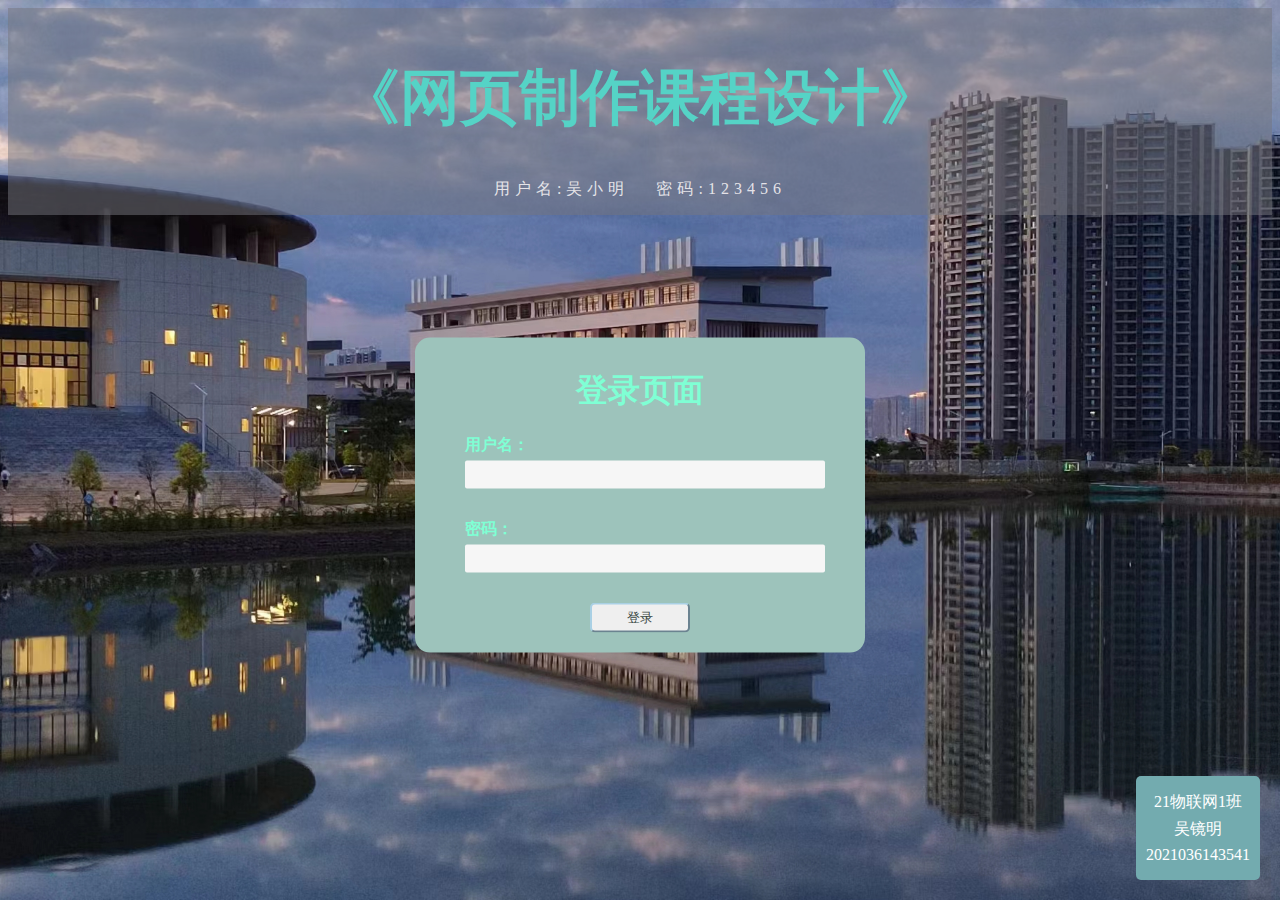
<file: index.htm>
<!DOCTYPE html>
<html lang="en">

<head>
  <meta charset="UTF-8">
  <meta http-equiv="X-UA-Compatible" content="IE=edge">
  <meta name="viewport" content="width=device-width, initial-scale=1.0">
  <title>Document</title>
  <link rel="stylesheet" href="./css/index.css">

</head>

<body>

  <script src="./js/index.js"></script>

  <!-- 页面标题 -->
  <header class="header_index">
    <h1 class="header_text">《网页制作课程设计》</h1>
    <h3 class="subtitle">用户名:吴小明 &nbsp; 密码:123456</h3>
  </header>


  <!-- 登录页面 -->
  <div class="login-form">
    <h1 class="page-title">登录页面</h1>
    <form>
      <div class="input-group">
        <label for="username">用户名：</label>
        <input type="text" id="username" required>
      </div>
      <div class="input-group">
        <label for="password">密码：</label>
        <input type="password" id="password" required>
      </div>
      <input type="button" value="登录" onclick="login()" class="submit-button">
    </form>
  </div>

  <div class="box">
    <p>21物联网1班</p>
    <p>吴镜明</p>
    <p>2021036143541</p>
  </div>

</body>

</html>
</file>
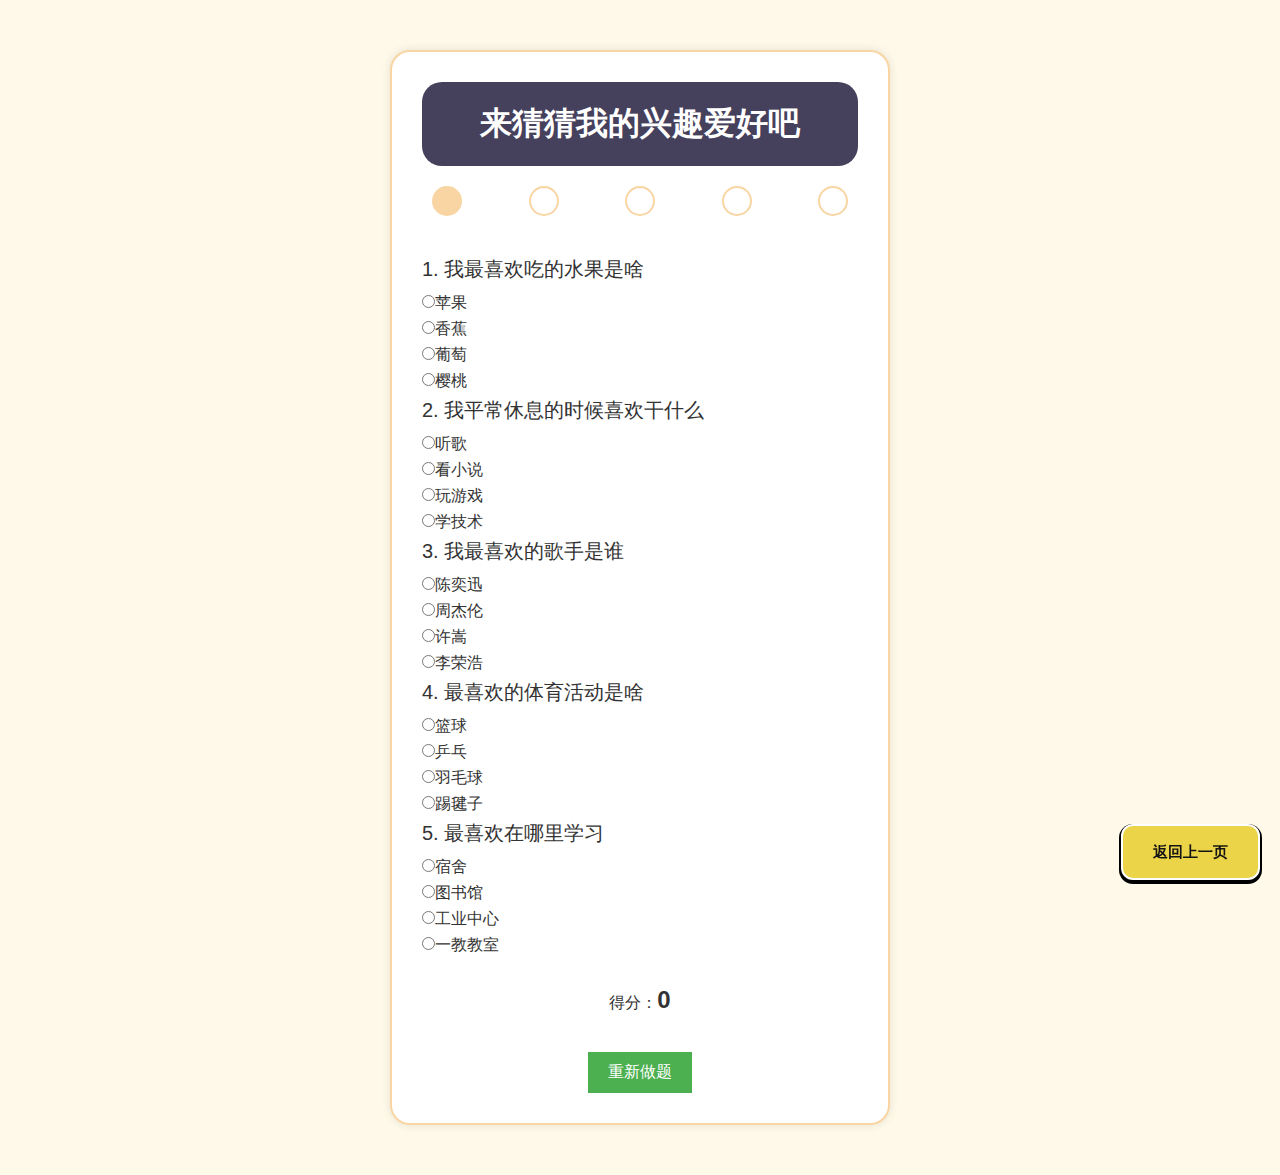
<file: view/hobby_all.html>
<!DOCTYPE html>
<html lang="en">

<head>
    <meta charset="UTF-8">
    <meta http-equiv="X-UA-Compatible" content="IE=edge">
    <meta name="viewport" content="width=device-width, initial-scale=1.0">
    <title>Document</title>
    <style>
        * {
            margin: 0;
            padding: 0;
            box-sizing: border-box;
        }

        body {
            font-family: "Microsoft Yahei", sans-serif;
            background-color: #fff9e9;
            color: #333333;
        }

        .container {
            width: 500px;
            margin: 50px auto;
            border: 2px solid #f8d5a3;
            border-radius: 20px;
            padding: 30px;
            background-color: #ffffff;
            box-shadow: 0px 0px 10px 0px rgba(0, 0, 0, 0.1);
        }

        .question {
            font-size: 20px;
            margin-bottom: 10px;
        }

        .answer-container label {
            display: block;
            margin: 5px 0;
            font-size: 16px;
        }

        .progress-bar-container {
            display: flex;
            justify-content: space-between;
            margin-bottom: 30px;
            padding: 10px;
        }

        .progress-bar {
            width: 30px;
            height: 30px;
            border-radius: 50%;
            border: 2px solid #f8d5a3;
        }

        .progress-bar-1 {
            background-color: #f8d5a3;
        }

        .progress-bar-2.active,
        .progress-bar-3.active {
            background-color: #f8d5a3;
            animation: pulse 1s ease-in-out infinite;
        }

        @keyframes pulse {
            0% {
                transform: scale(1);
                box-shadow: 0 0 0 0 rgba(248, 213, 163, 1);
            }

            70% {
                transform: scale(1.5);
                box-shadow: 0 0 0 15px rgba(248, 213, 163, 0);
            }

            100% {
                transform: scale(1);
                box-shadow: 0 0 0 0 rgba(248, 213, 163, 0);
            }
        }

        .result-container {
            margin-top: 30px;
            text-align: center;
        }

        .score {
            font-size: 24px;
            font-weight: bold;
        }

        .reset-btn {
            background-color: #4CAF50;
            color: white;
            border: none;
            padding: 10px 20px;
            text-align: center;
            text-decoration: none;
            display: inline-block;
            font-size: 16px;
            margin-top: 20px;
            cursor: pointer;
        }

        .reset-btn:hover {
            opacity: 0.8;
        }

        header {
            background-color: #45405c;
            color: white;
            padding: 20px;
            border-radius: 20px;
            text-align: center;
            margin-bottom: 10px;
        }

        /*  */
        .btn {
            z-index: 9999;
            position: fixed;
            right: 20px;
            bottom: 20px;
            padding: 1.1em 2em;
            background: none;
            border: 2px solid #fff;
            font-size: 15px;
            color: #131313;
            cursor: pointer;
            overflow: hidden;
            transition: all 0.3s;
            border-radius: 12px;
            background-color: #ecd448;
            font-weight: bolder;
            box-shadow: 0 2px 0 2px #000;
        }

        .btn:before {
            content: "";
            position: absolute;
            width: 100px;
            height: 120%;
            background-color: #ff6700;
            top: 50%;
            transform: skewX(30deg) translate(-150%, -50%);
            transition: all 0.5s;
        }

        .btn:hover {
            background-color: #4cc9f0;
            color: #fff;
            box-shadow: 0 2px 0 2px #0d3b66;
        }

        .btn:hover::before {
            transform: skewX(30deg) translate(150%, -50%);
            transition-delay: 0.1s;
        }

        .btn:active {
            transform: scale(0.9);
        }
    </style>
</head>

<body>
    <div class="container">
        <header>
            <h1>来猜猜我的兴趣爱好吧</h1>
            <!-- <p>请认真回答以下问题，谢谢！</p> -->
        </header>
        <!-- 定义导航栏 -->
        <div class="progress-bar-container">
            <div class="progress-bar progress-bar-1 active"></div>
            <div class="progress-bar progress-bar-2"></div>
            <div class="progress-bar progress-bar-3"></div>
            <div class="progress-bar progress-bar-4"></div>
            <div class="progress-bar progress-bar-5"></div>
        </div>
        <div class="question-container question-container-1">
            <p class="question">1. 我最喜欢吃的水果是啥</p>
            <div class="answer-container">
                <label><input type="radio" name="q1" value="A" />苹果</label>
                <label><input type="radio" name="q1" value="B" />香蕉</label>
                <label><input type="radio" name="q1" value="C" />葡萄</label>
                <label><input type="radio" name="q1" value="D" />樱桃</label>
            </div>
        </div>

        <div class="question-container question-container-2">
            <p class="question">2. 我平常休息的时候喜欢干什么</p>
            <div class="answer-container">
                <label><input type="radio" name="q2" value="A" />听歌</label>
                <label><input type="radio" name="q2" value="B" />看小说</label>
                <label><input type="radio" name="q2" value="C" />玩游戏</label>
                <label><input type="radio" name="q2" value="D" />学技术</label>
            </div>
        </div>
        <div class="question-container question-container-3">
            <p class="question">3. 我最喜欢的歌手是谁</p>
            <div class="answer-container">
                <label><input type="radio" name="q3" value="A" />陈奕迅</label>
                <label><input type="radio" name="q3" value="B" />周杰伦</label>
                <label><input type="radio" name="q3" value="C" />许嵩</label>
                <label><input type="radio" name="q3" value="D" />李荣浩</label>
            </div>
        </div>
        <div class="question-container question-container-4">
            <p class="question">4. 最喜欢的体育活动是啥</p>
            <div class="answer-container">
                <label><input type="radio" name="q4" value="A" />篮球</label>
                <label><input type="radio" name="q4" value="B" />乒乓</label>
                <label><input type="radio" name="q4" value="C" />羽毛球</label>
                <label><input type="radio" name="q4" value="D" />踢毽子</label>
            </div>
        </div>
        <div class="question-container question-container-5">
            <p class="question">5. 最喜欢在哪里学习</p>
            <div class="answer-container">
                <label><input type="radio" name="q5" value="A" />宿舍</label>
                <label><input type="radio" name="q5" value="B" />图书馆</label>
                <label><input type="radio" name="q5" value="C" />工业中心</label>
                <label><input type="radio" name="q5" value="D" />一教教室</label>
            </div>
        </div>
        <div class="result-container">
            <p>得分：<span class="score">0</span></p>
            <br>
            <button class="reset-btn">重新做题</button>
        </div>
    </div>

    <button class="btn" id="myButton"> 返回上一页
    </button>
    <script>
        var myButton = document.getElementById("myButton");
        myButton.addEventListener("click", function () {
            window.history.back();
        });
        // 获取页面元素
        const progressBar1 = document.querySelector('.progress-bar-1');
        const progressBar2 = document.querySelector('.progress-bar-2');
        const progressBar3 = document.querySelector('.progress-bar-3');
        const progressBar4 = document.querySelector('.progress-bar-4');
        const progressBar5 = document.querySelector('.progress-bar-5');
        const questionContainer1 = document.querySelector('.question-container-1');
        const questionContainer2 = document.querySelector('.question-container-2');
        const questionContainer3 = document.querySelector('.question-container-3');
        const questionContainer4 = document.querySelector('.question-container-4');
        const questionContainer5 = document.querySelector('.question-container-5');
        const scoreElement = document.querySelector('.score');

        // 定义答案数组
        const correctAnswers = ['A', 'A', 'A', 'A', 'A'];

        // 初始化得分和当前问题编号
        let score = 0;
        let currentQuestion = 1;

        // 显示第一个问题
        questionContainer1.style.display = 'block';
        progressBar1.classList.add('active');

        // 监听选项变化事件
        document.querySelectorAll('input[type=radio]').forEach(function (radio) {
            radio.addEventListener('change', function () {

                // 判断当前问题是否正确
                if (this.value === correctAnswers[currentQuestion - 1]) {
                    score++;
                }

                // 更新进度条和下一个问题
                switch (currentQuestion) {
                    case 1:
                        progressBar1.classList.remove('active');
                        progressBar2.classList.add('active');
                        // questionContainer1.style.display = 'none';
                        questionContainer2.style.display = 'block';
                        currentQuestion = 2;
                        break;
                    case 2:
                        progressBar2.classList.remove('active');
                        progressBar3.classList.add('active');
                        // questionContainer2.style.display = 'none';
                        questionContainer3.style.display = 'block';
                        currentQuestion = 3;
                        break;
                    case 3:
                        progressBar3.classList.remove('active');
                        progressBar4.classList.add('active');
                        // questionContainer2.style.display = 'none';
                        questionContainer4.style.display = 'block';
                        currentQuestion = 4;
                        break;
                    case 4:
                        progressBar4.classList.remove('active');
                        progressBar5.classList.add('active');
                        // questionContainer2.style.display = 'none';
                        questionContainer5.style.display = 'block';
                        currentQuestion = 5;
                        break;
                    case 5:
                        // progressBar5.classList.remove('active');
                        // questionContainer3.style.display = 'none';

                        // 显示得分和重置按钮
                        scoreElement.textContent = score;
                        const resetButton = document.querySelector('.reset-btn');
                        // resetButton.textContent = '重新做题';
                        resetButton.addEventListener('click', function () {
                            // 重置得分和问题状态
                            score = 0;
                            currentQuestion = 1;
                            // questionContainer3.style.display = 'none';
                            progressBar3.classList.remove('active');
                            questionContainer1.style.display = 'block';
                            progressBar1.classList.add('active');
                            scoreElement.textContent = '0';
                            // resetButton.remove();
                        })
                        scoreElement.parentElement.appendChild(resetButton);


                }


            })
        })
    </script>

</body>

</html>
</file>
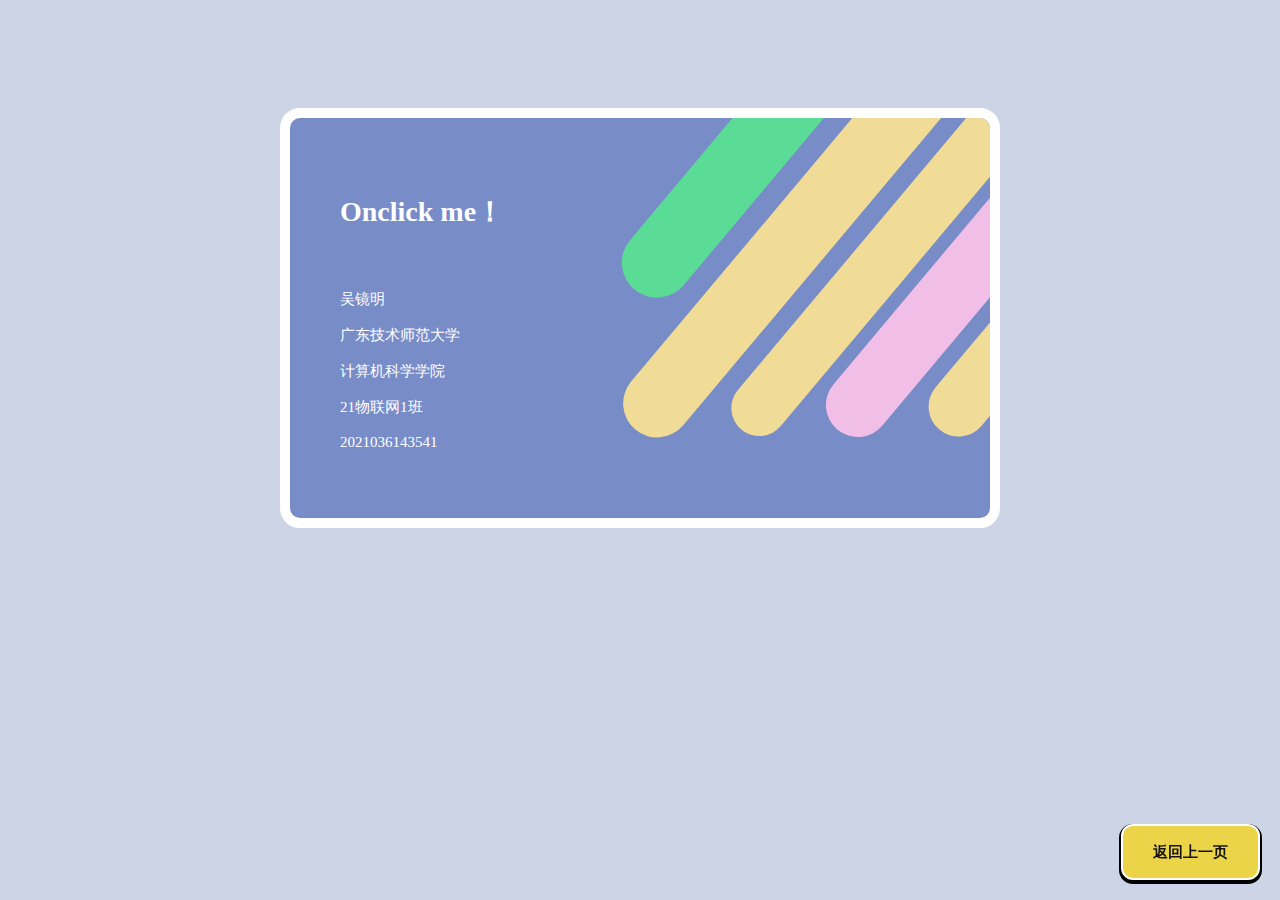
<file: view/introduce.html>
<!DOCTYPE html>
<html lang="en">

<head>
    <meta charset="UTF-8">
    <meta http-equiv="X-UA-Compatible" content="IE=edge">
    <meta name="viewport" content="width=device-width, initial-scale=1.0">
    <title>Document</title>
    <link rel="stylesheet" href="../css/introduce.css">
</head>

<body>

    <!-- 名片分三大块
    最外层的一块a
    文字一大块b
    平面圆柱一块c -->

    <div class="a">
        <div class="b">
            <a onclick="window.location.href='https://gitee.com/dashboard'">Onclick me！</a>
            <h2>WX:Fly-ming77</h2>
            <span> <br>吴镜明<br><br>广东技术师范大学</br><br>计算机科学学院 </br><br>21物联网1班</br><br>2021036143541<br /><br><br /></span>
        </div>
        <div class="c">
            <!-- --i是用来计算平面圆柱的动效延迟和距离的
            --w则是用来计算平面圆柱的宽度 -->
            <div class="d" style="--i:1;--w:1.5"></div>
            <div class="d" style="--i:2;--w:1.6"></div>
            <div class="d" style="--i:3;--w:1.4"></div>
            <div class="d" style="--i:4;--w:1.7"></div>
            <div class="e" style="--i:1"></div>
        </div>
        <!-- 设置二维码 -->
        <div class="f">

        </div>

    </div>

    <button class="btn" id="myButton"> 返回上一页
    </button>


    <!-- <a href="javascript:history.back()" class="back-btn">返回上一页</a> -->
    <script src="../js/introudce.js"></script>

</body>

</html>
</file>
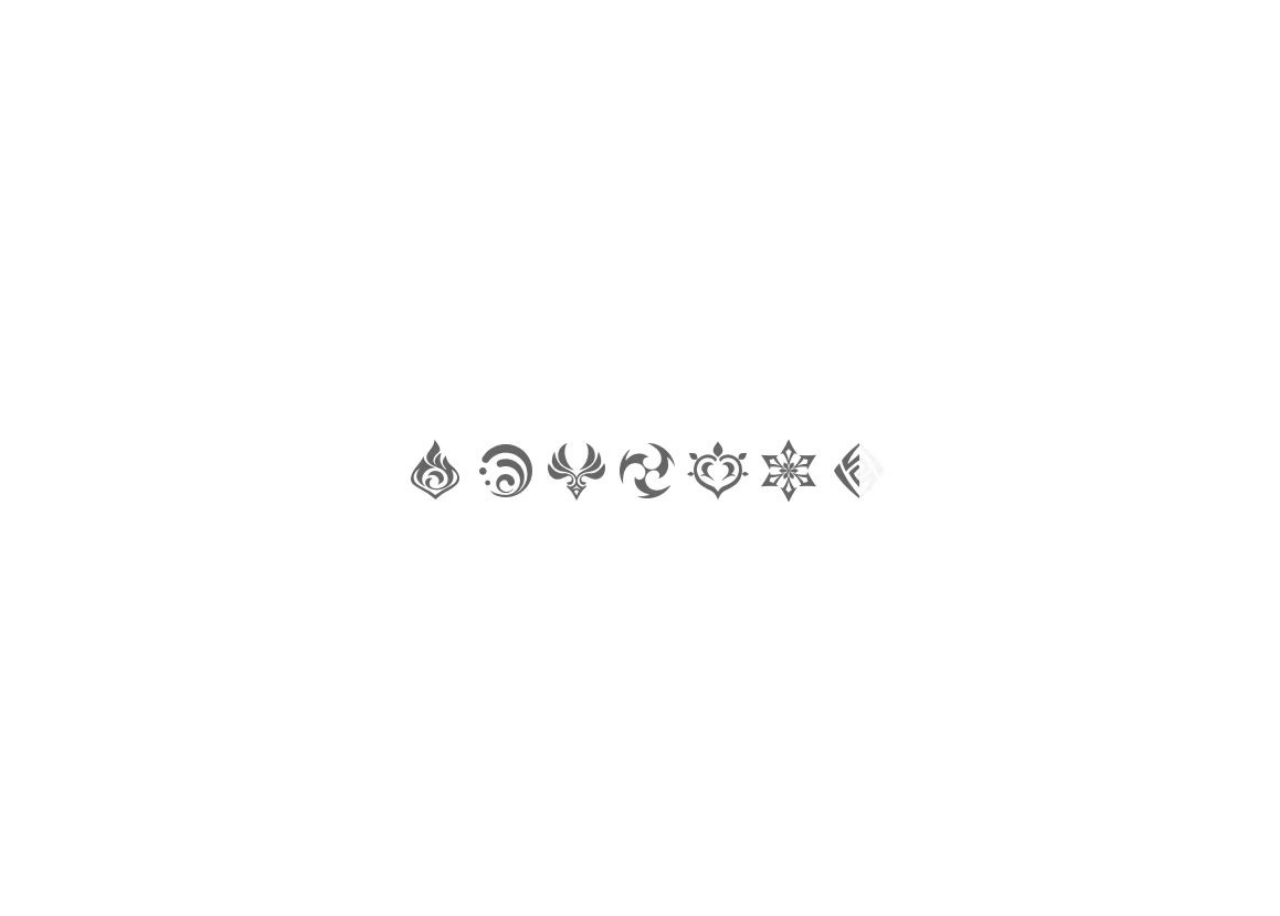
<file: view/kanbanyan.html>
<!DOCTYPE html>
<html lang="en">

<head>
    <meta charset="UTF-8">
    <meta http-equiv="X-UA-Compatible" content="IE=edge">
    <meta name="viewport" content="width=device-width, initial-scale=1.0">
    <title>Document</title>
    <style>
        body {
            /* 设置背景图 */
            background-image: url('../source/卡半岩.png');
            /* 背景图居中填充，不重复 */
            background-position: center center;
            background-repeat: no-repeat;
            background-size: cover;
        }

        body {
            height: 100%;
            display: flex;
            justify-content: center;
            align-items: center;
            height: 100vh;
            overflow: hidden;
            background-color: #6e7cf5;
        }

        #modal {
            /* 模态框样式 */
            position: fixed;
            z-index: 1;
            left: 0;
            top: 0;
            width: 100vw;
            height: 100vh;
            background-color: rgba(0, 0, 0, 0.5);
            display: none;
            justify-content: center;
            align-items: center;
        }

        #modal-content {
            /* 模态框内容样式 */
            background-color: white;
            padding: 30px;
            border-radius: 10px;
        }
    </style>
</head>

<body onclick="">

    <div id="modal" onclick="handleClick()">
        <div id="modal-content">
            <p>前面的区域，以后再来探索吧</p>
        </div>
    </div>

    <script>
        // 获取模态框元素
        var modal = document.getElementById("modal");

        // 触发事件处理程序
        document.addEventListener('click', function () {
            // 显示模态框
            modal.style.display = "flex";
        }, false);

        // 定义点击函数
        function handleClick() {
            // 跳转页面
            window.location.href = "./yuanshen.html";
        }
    </script>

</body>

</html>
</file>
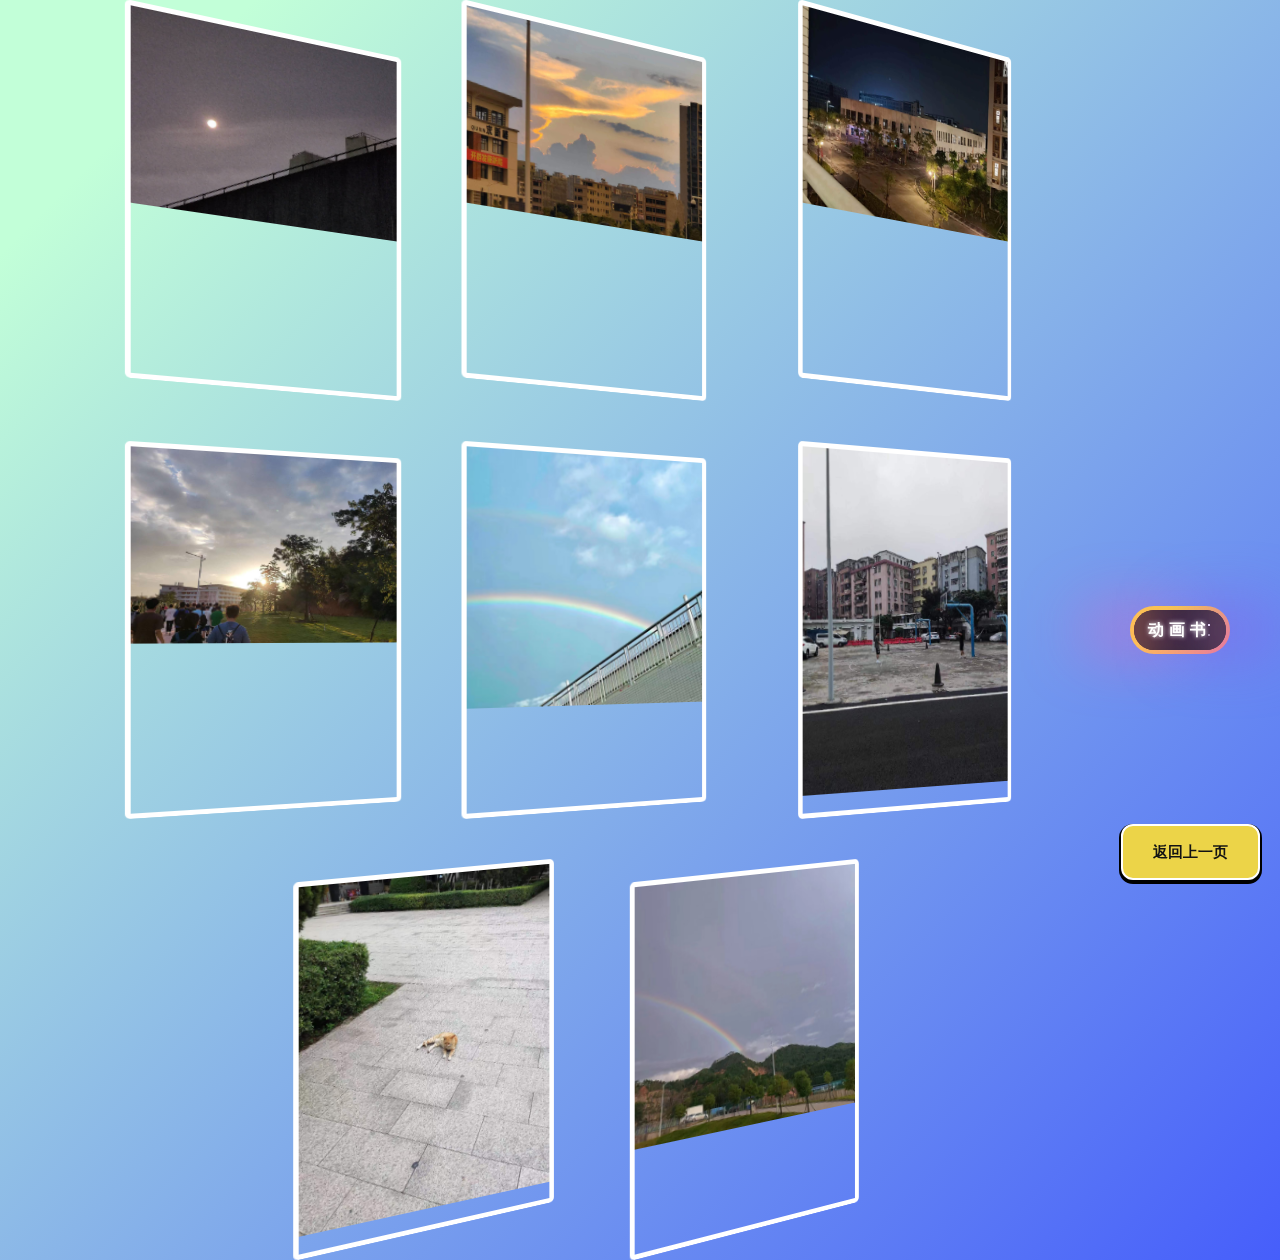
<file: view/scence.html>
<!DOCTYPE html>
<html lang="en">

<head>
    <meta charset="UTF-8">
    <meta http-equiv="X-UA-Compatible" content="IE=edge">
    <meta name="viewport" content="width=device-width, initial-scale=1.0">
    <title>Document</title>
    <link rel="stylesheet" href="../css/scene.css">
</head>

<body>




    <div class="shell">
        <div class="box">
            <div class="images">
                <img src="../source/校园1.jpg" onclick="showBigImage('../source/校园1_big.jpg')">
            </div>
            <div class="content">
                <h2>夏夜</h2>
                <p>在某个夏天的夜晚，天空无星无云，从宿舍楼往上看，更显一分明皓。
                </p>
            </div>
        </div>
        <div class="box">
            <div class="images">
                <img src="../source/校园6.jpg" onclick="showBigImage('../source/校园6_big.jpg')">
            </div>
            <div class="content">
                <h2>夕阳</h2>
                <p>在河源的时候，看天永远是一种享受。
                </p>
            </div>
        </div>
        <div class="box">
            <div class="images">
                <img src="../source/校园3.jpg" onclick="showBigImage('../source/校园3_big.jpg')">
            </div>
            <div class="content">
                <h2>雨后的路</h2>
                <p>夜晚的白云校区，刚下过雨的地上，仍有积水反射着路灯的光。
                </p>
            </div>
        </div>
        <div class="box">
            <div class="images">
                <img src="../source/校园7.jpg" onclick="showBigImage('../source/校园7_big.jpg')">
            </div>
            <div class="content">
                <h2>朝阳</h2>
                <p>早上的太阳，耀眼而温暖。
                </p>
            </div>
        </div>
        <div class="box">
            <div class="images">
                <img src="../source/校园8.jpg" onclick="showBigImage('../source/校园8_big.jpg')">
            </div>
            <div class="content">
                <h2>晴天·彩虹</h2>
                <p>河源的天空，总能给人放松的感觉，特别是挂上彩虹之后。
                </p>
            </div>
        </div>
        <div class="box">
            <div class="images">
                <img src="../source/校园5.jpg" onclick="showBigImage('../source/校园5_big.jpg')">
            </div>
            <div class="content">
                <h2>球场</h2>
                <p>也许在球场上挥洒汗水对大部分男生来说都是一件很酷的事情。
                </p>
            </div>
        </div>
        <!-- <span>肯定少不了美食啦</span> -->
        <div class="box">
            <div class="images">
                <img src="../source/校园2.jpg" onclick="showBigImage('../source/校园2_big.jpg')">
            </div>
            <div class="content">
                <h2>猫猫</h2>
                <p>你可以永远相信猫咪对大学生的信任，何况在广师大。
                </p>
            </div>
        </div>
        <div class="box">
            <div class="images">
                <img src="../source/校园9.jpg" onclick="showBigImage('../source/校园9_big.jpg')">
            </div>
            <div class="content">
                <h2>阴天·彩虹</h2>
                <p>即使是阴天，仍有彩虹。那么天晴天暗又有什么所谓呢。
                </p>
            </div>
        </div>

    </div>


    <!-- <br>
    <div>
        还有更多好看的风景等待探索呢~
    </div> -->

    <button class="btn_space" type="button" onclick="location.href='./donghua.html'">
        <strong>动画书</strong>
        <div id="container-stars">
            <div id="stars"></div>
        </div>

        <div id="glow">
            <div class="circle"></div>
            <div class="circle"></div>
        </div>
    </button>


    <button class="btn" id="myButton"> 返回上一页
    </button>


    <script src="../js/scene.js"></script>
</body>

</html>
</file>
<file: css/index.css>
body {
  background-image: url("../source/background2.jpg");
  background-size: cover;
  background-attachment: fixed;
  /* 固定背景图 */
  background-position: center center;
  /* 水平、垂直居中 */
  height: 100%;
  /* 让 body 高度占满整个页面 */
  background-repeat: no-repeat;
}

.login-form {
  position: absolute;
  top: 55%;
  left: 50%;
  transform: translate(-50%, -50%);
  width: 350px;
  padding: 10px 50px 20px;
  background-color: #9dc3bb;
  border-radius: 15px;
}

.input-group {
  margin-bottom: 30px;
  color: aquamarine;
  border-radius: 15px;
  /* 将 input 元素的角度设置为 5 像素 */
}

label {
  display: inline-block;
  font-weight: bold;
  margin-bottom: 5px;
}

input[type=text],
input[type=password] {
  display: block;
  width: 100%;
  padding: 5px;
  padding-left: 5px;
  font-size: 16px;
  background-color: #f6f6f6;
  border: none;
  border-radius: 2px;
}

input[type=submit] {
  display: block;
  width: 100%;
  padding: 5px;
  margin-top: 10px;
  border: none;
  border-radius: 2px;
  background-color: #009688;
  color: #fff;
  font-size: 16px;
  cursor: pointer;
}

input[type=submit]:hover {
  background-color: #008080;
}

.page-title {
  text-align: center;
  color: aquamarine;
}

.submit-button {
  display: block;
  margin: 0 auto;
  width: 100px;
  height: 30px;
  color: rgb(56, 71, 66);
  border-radius: 5px;
  border-color: #a9d0e4;
}

.input-text {
  border-radius: 30px;
}


/*  */
.box {
  text-align: center;
  position: fixed;
  right: 20px;
  bottom: 20px;
  padding: 10px;
  background-color: #73abaf;
  color: #fff;
  border-radius: 5px;
}

.box p {
  margin: 6px 0;
}

/*  */
.header_index {
  background-color: rgba(117, 117, 125, 0.5);
  /* 设置背景颜色和透明度 */
  padding: 10px;
  text-align: center;
  color: #fff;
}

.subtitle {
  color: rgba(255, 251, 251, 0.836);
  font-size: 16px;
  letter-spacing: 5px;
  margin: 5px 0 5px 0;
  font-weight: normal;
}

.header_text {
  font-size: 60px;
  color: #55d3c6;
}
</file>
<file: css/introduce.css>
body{
    background-color: rgb(204, 212, 230);
    display: flex;
    justify-content: center;
}
.a{
    position: relative;
    width: 700px;
    height: 400px;
    border: #fff 10px solid;
    background-color: rgb(120,140,200);
    top: 100px;
    border-radius: 20px;
    overflow: hidden;
}
.b{
    position: absolute;
    width: 200px;
    height: 300px;
    left: 0;
    margin: 75px 50px;
    transition: 1s;
}
.b a{
    text-decoration: none;
    color: #fff;
    font: 900 28px '';
    padding-bottom: 0;
}
.b h2, h2{
    /* 鼠标放开时的动画，第一个值是动画的过渡时间
    第二个值是延迟一秒后执行动画 */
    transition: .5s 1s;
    opacity: 0;
    padding-bottom: 30px;
    color: rgb(30,210,200);
}
.b span{
    transition: .5s 1s;
    color: #fff;
    font: 500 15px '';
    position: absolute;
    top: 80px;
}
.c{
    position: absolute;
    top: -130px;
    right: -240px;
}
.d,.e{
    position: absolute;
    right: calc(var(--i)*100px);
    width: calc(var(--w)*40px);
    height: 500px;
    overflow: hidden;
    border-radius: 100px;
    transform: rotateZ(220deg) translate(0,0);
    background: rgb(240,220,150);
    transition: .5s .5s;
}
.d:nth-child(2){
    background: rgb(240,190,230);
}
.e{
    left: -470px;
    top: -140px;
    width: 70px;
    background-color: rgb(90,220,150);
}
.a:hover .c div{
    /* 设置延迟动画 */
    transition: .5s calc(var(--i)*.1s);
    /* 移动的轨迹 */
    transform: rotateZ(220deg) translate(-200px,400px);
}
.a:hover .b{
    transition: 1s .5s;
    left: 370px;
}
.a:hover .b span{
    transition: 1s .5s;
    top: 105px;
}
.a:hover .b h2{
    transition: 1s .5s;
    opacity: 1;
}
.f{
    width: 250px;
    height: 250px;
    position: absolute;
    background-image: url("../source/wenxin.png");
    background-size: cover;
    margin:70px;
    opacity: 0;
    transition: .5s;
}
.a:hover .f{
    transition: 1s 1.3s;
    opacity: 1;
}

/*  */
/* .back-btn {
    position: fixed;
    z-index: 9999;
    right: 20px;
    bottom: 20px;
    background-color: #ccc;
    color: #fff;
    padding: 10px 15px;
    border-radius: 5px;
    text-align: center;
    font-size: 14px;
    text-decoration: none;
  } */

  /*  */
  .btn {
    z-index: 9999;
    position: fixed;
    right: 20px;
    bottom: 20px;
    padding: 1.1em 2em;
    background: none;
    border: 2px solid #fff;
    font-size: 15px;
    color: #131313;
    cursor: pointer;
    overflow: hidden;
    transition: all 0.3s;
    border-radius: 12px;
    background-color: #ecd448;
    font-weight: bolder;
    box-shadow: 0 2px 0 2px #000;
   }
   
   .btn:before {
    content: "";
    position: absolute;
    width: 100px;
    height: 120%;
    background-color: #ff6700;
    top: 50%;
    transform: skewX(30deg) translate(-150%, -50%);
    transition: all 0.5s;
   }
   
   .btn:hover {
    background-color: #4cc9f0;
    color: #fff;
    box-shadow: 0 2px 0 2px #0d3b66;
   }
   
   .btn:hover::before {
    transform: skewX(30deg) translate(150%, -50%);
    transition-delay: 0.1s;
   }
   
   .btn:active {
    transform: scale(0.9);
   }
</file>
<file: css/scene.css>
* {
    margin: 0;
    padding: 0;
}

body {
    display: flex;
    justify-content: center;
    align-items: center;
    min-height: 100vh;
    /* background-color: #1D6FA3; */
    background-image: linear-gradient(135deg, #C2FFD8 10%, #465EFB 100%);

}

.shell {
    position: relative;
    min-width: 1000px;
    display: flex;
    justify-content: center;
    flex-wrap: wrap;
    /* 设置3d变化 */
    transform-style: preserve-3d;
    /* 添加透视效果 */
    perspective: 900px;
}

.shell .box {
    position: relative;
    width: 250px;
    height: 350px;
    transition: 0.3s;
    overflow: hidden;
    margin: 30px;
    transform: rotateY(0deg);
    transition-delay: .1s;
    border-radius: 5px;
    border: #fff 5px solid;
}

/* 当鼠标所有卡片的父元素点shell上时，
所有卡片像Y轴翻转20度 */
.shell:hover .box {
    transform: rotateY(20deg);
}

/* 当鼠标悬浮在当前卡片上时，当前卡片的翻转角度为0，
并放大一点二五倍，加个阴影 */
.shell .box:hover {
    transform: rotateY(0deg) scale(1.25);
    box-shadow: 0 25px 40px rgba(0, 0, 0, 0.7);
    z-index: 1;
}

/* 当鼠标悬浮在卡片上时，
当前卡片后面的所有卡片全部都反向翻转负20度 */
.shell .box:hover~.box {
    transform: rotateY(-20deg);
}

.shell .box .images img {
    width: 100%;
}

.shell .box .content {
    position: absolute;
    top: 0;
    width: 90%;
    height: 100%;
    z-index: 999;
    padding: 15px;
}

.shell .box .content h2 {
    color: rgb(231, 203, 59);
    transition: 0.3s;
    font-size: 20px;
    transform: translateY(-100px);
}

.shell .box:hover .content h2 {
    transform: translateY(-15px);
}

.shell .box .content p {
    color: rgb(0, 0, 0);
    transition: 0.3s;
    font-size: 14px;
    transform: translateY(600px);
    background-color: rgba(255, 255, 255, 0.7);
}

.shell .box:hover .content p {
    transform: translateY(220px);
}



/*  */
.btn {
    z-index: 9999;
    position: fixed;
    right: 20px;
    bottom: 20px;
    padding: 1.1em 2em;
    background: none;
    border: 2px solid #fff;
    font-size: 15px;
    color: #131313;
    cursor: pointer;
    overflow: hidden;
    transition: all 0.3s;
    border-radius: 12px;
    background-color: #ecd448;
    font-weight: bolder;
    box-shadow: 0 2px 0 2px #000;
}

.btn:before {
    content: "";
    position: absolute;
    width: 100px;
    height: 120%;
    background-color: #ff6700;
    top: 50%;
    transform: skewX(30deg) translate(-150%, -50%);
    transition: all 0.5s;
}

.btn:hover {
    background-color: #4cc9f0;
    color: #fff;
    box-shadow: 0 2px 0 2px #0d3b66;
}

.btn:hover::before {
    transform: skewX(30deg) translate(150%, -50%);
    transition-delay: 0.1s;
}

.btn:active {
    transform: scale(0.9);
}

/*  */



.btn_space {
    z-index: 9999;
    position: relative;
    right: 50px;
    bottom: 0px;
    display: flex;
    justify-content: center;
    align-items: center;
    width: 13rem;
    height: 3rem;
    background-size: 300% 300%;
    backdrop-filter: blur(1rem);
    border-radius: 5rem;
    transition: 0.5s;
    animation: gradient_301 5s ease infinite;
    border: double 4px transparent;
    background-image: linear-gradient(#212121, #212121), linear-gradient(137.48deg, #ffdb3b 10%, #FE53BB 45%, #8F51EA 67%, #0044ff 87%);
    background-origin: border-box;
    background-clip: content-box, border-box;
}

#container-stars {
    position: absolute;
    z-index: -1;
    width: 100%;
    height: 100%;
    overflow: hidden;
    transition: 0.5s;
    backdrop-filter: blur(1rem);
    border-radius: 5rem;
}

strong {
    z-index: 2;
    font-family: 'Avalors Personal Use';
    font-size: 16px;
    letter-spacing: 5px;
    color: #FFFFFF;
    text-shadow: 0 0 4px white;
}

#glow {
    position: absolute;
    display: flex;
    width: 12rem;
}

.circle {
    width: 100%;
    height: 30px;
    filter: blur(2rem);
    animation: pulse_3011 4s infinite;
    z-index: -1;
}

.circle:nth-of-type(1) {
    background: rgba(254, 83, 186, 0.636);
}

.circle:nth-of-type(2) {
    background: rgba(142, 81, 234, 0.704);
}



.btn_space:hover #container-stars {
    z-index: 1;
    background-color: #212121;
}

.btn_space:hover {
    transform: scale(1.1)
}

.btn_space:active {
    border: double 4px #FE53BB;
    background-origin: border-box;
    background-clip: content-box, border-box;
    animation: none;
}

.btn_space:active .circle {
    background: #FE53BB;
}

#stars {
    position: relative;
    background: transparent;
    width: 200rem;
    height: 200rem;
}

#stars::after {
    content: "";
    position: absolute;
    top: -10rem;
    left: -100rem;
    width: 100%;
    height: 100%;
    animation: animStarRotate 90s linear infinite;
}

#stars::after {
    background-image: radial-gradient(#ffffff 1px, transparent 1%);
    background-size: 50px 50px;
}

#stars::before {
    content: "";
    position: absolute;
    top: 0;
    left: -50%;
    width: 170%;
    height: 500%;
    animation: animStar 60s linear infinite;
}

#stars::before {
    background-image: radial-gradient(#ffffff 1px, transparent 1%);
    background-size: 50px 50px;
    opacity: 0.5;
}

@keyframes animStar {
    from {
        transform: translateY(0);
    }

    to {
        transform: translateY(-135rem);
    }
}

@keyframes animStarRotate {
    from {
        transform: rotate(360deg);
    }

    to {
        transform: rotate(0);
    }
}

@keyframes gradient_301 {
    0% {
        background-position: 0% 50%;
    }

    50% {
        background-position: 100% 50%;
    }

    100% {
        background-position: 0% 50%;
    }
}

@keyframes pulse_3011 {
    0% {
        transform: scale(0.75);
        box-shadow: 0 0 0 0 rgba(0, 0, 0, 0.7);
    }

    70% {
        transform: scale(1);
        box-shadow: 0 0 0 10px rgba(0, 0, 0, 0);
    }

    100% {
        transform: scale(0.75);
        box-shadow: 0 0 0 0 rgba(0, 0, 0, 0);
    }
}
</file>
